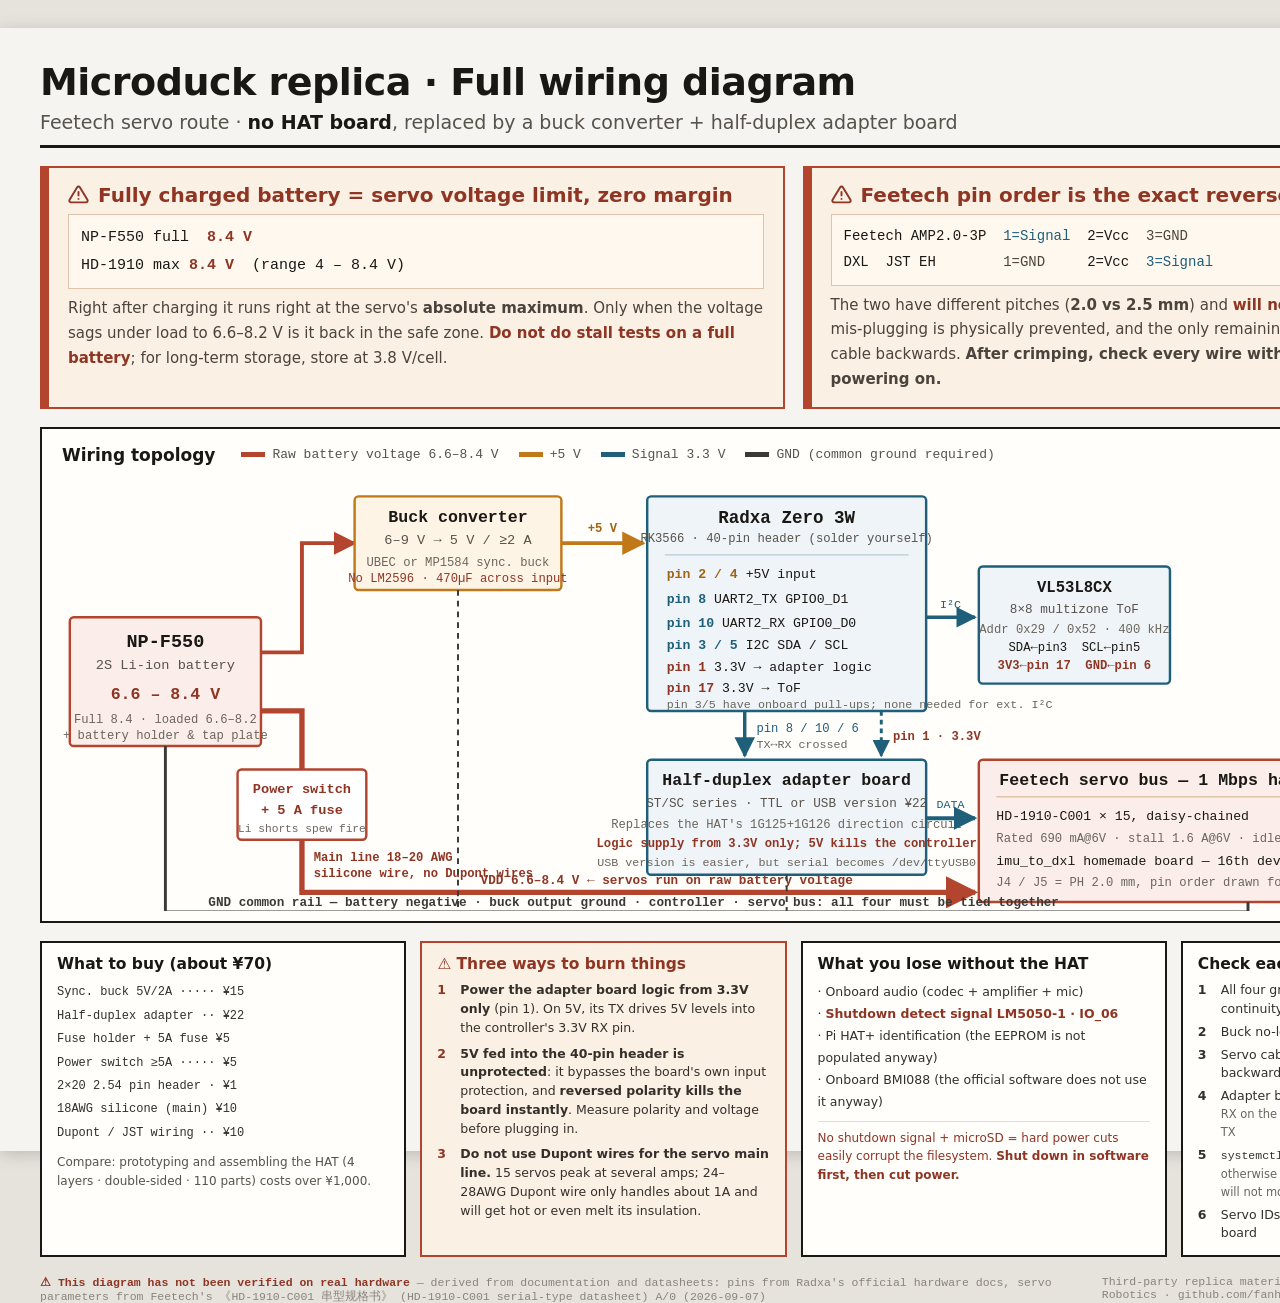
<file: docs/no-HAT-wiring-diagram.en.html>
<!doctype html>
<html lang="en">
<head>
<meta charset="utf-8">
<meta name="viewport" content="width=device-width, initial-scale=1">
<title>Microduck replica · No-HAT wiring diagram</title>
<!--
  This is the source file: the wiring topology is inline SVG, the rest is HTML.
  To swap a module, change a pin or update a price, edit this file directly; open it in a browser and you get the new diagram.
  Companion guide: ../docs/不打HAT.md
  Printing: Ctrl+P in the browser, choose A3 landscape paper, margins 0.
-->
<style>
  body { margin: 0; background: #e6e3dd; }
  .page { margin: 28px auto; box-shadow: 0 3px 16px rgba(0,0,0,.18); }
  a { color: #1f5f7a; } a:hover { color: #164659; }
  @media print {
    body { background: #fff; }
    .page { margin: 0; box-shadow: none; }
    @page { size: A3 landscape; margin: 0; }
  }
</style>
</head>
<body>
<div class="page" style="width: 1587px; height: 1123px; box-sizing: border-box; background: #f6f4f0; color: #1a1815; font-family: system-ui, -apple-system, 'PingFang SC', 'Microsoft YaHei', 'Noto Sans CJK SC', sans-serif; padding: 34px 40px 28px; display: flex; flex-direction: column; gap: 18px;">

  <!-- ═══ Title ═══ -->
  <div style="display: flex; align-items: flex-end; justify-content: space-between; border-bottom: 3px solid #1a1815; padding-bottom: 12px;">
    <div>
      <div style="font-size: 38px; font-weight: 700; letter-spacing: -0.5px; line-height: 1.1;">Microduck replica · Full wiring diagram</div>
      <div style="font-size: 19px; color: #57524a; margin-top: 7px;">Feetech servo route · <strong style="color:#1a1815;">no HAT board</strong>, replaced by a buck converter + half-duplex adapter board</div>
    </div>
    <div style="text-align: right; font-family: ui-monospace, 'Cascadia Mono', Consolas, 'SF Mono', Menlo, monospace; font-size: 13px; color: #6b655c; line-height: 1.7;">
      Controller Radxa Zero 3W (RK3566)<br>
      Servos Feetech HD-1910-C001 × 15<br>
      Battery NP-F550 2S
    </div>
  </div>

  <!-- ═══ Two warnings ═══ -->
  <div style="display: grid; grid-template-columns: repeat(2, minmax(0, 1fr)); gap: 18px;">

    <div style="background: #fbf0e4; border: 2px solid #b3452f; border-left-width: 9px; padding: 15px 19px; display: flex; flex-direction: column; gap: 7px;">
      <div style="font-size: 20px; font-weight: 700; color: #8f3524; display: flex; align-items: center; gap: 9px;">
        <svg width="21" height="21" viewBox="0 0 24 24" fill="none" stroke="#8f3524" stroke-width="2.2" stroke-linecap="round" stroke-linejoin="round"><path d="M10.3 3.9 1.8 18a2 2 0 0 0 1.7 3h17a2 2 0 0 0 1.7-3L13.7 3.9a2 2 0 0 0-3.4 0Z"/><path d="M12 9v4"/><path d="M12 17h.01"/></svg>
        Fully charged battery = servo voltage limit, zero margin
      </div>
      <div style="font-family: ui-monospace, 'Cascadia Mono', Consolas, 'SF Mono', Menlo, monospace; font-size: 15px; line-height: 1.85; background: #fff8ef; border: 1px solid #e0c3ab; padding: 9px 12px;">
        NP-F550 full &nbsp;<strong style="color:#8f3524;">8.4 V</strong><br>
        HD-1910 max <strong style="color:#8f3524;">8.4 V</strong> &nbsp;(range 4 – 8.4 V)
      </div>
      <div style="font-size: 15px; line-height: 1.65; color: #4a443c;">
        Right after charging it runs right at the servo's <strong>absolute maximum</strong>. Only when the voltage sags under load to 6.6–8.2 V is it back in the safe zone.
        <strong style="color:#8f3524;">Do not do stall tests on a full battery</strong>; for long-term storage, store at 3.8 V/cell.
      </div>
    </div>

    <div style="background: #fbf0e4; border: 2px solid #b3452f; border-left-width: 9px; padding: 15px 19px; display: flex; flex-direction: column; gap: 7px;">
      <div style="font-size: 20px; font-weight: 700; color: #8f3524; display: flex; align-items: center; gap: 9px;">
        <svg width="21" height="21" viewBox="0 0 24 24" fill="none" stroke="#8f3524" stroke-width="2.2" stroke-linecap="round" stroke-linejoin="round"><path d="M10.3 3.9 1.8 18a2 2 0 0 0 1.7 3h17a2 2 0 0 0 1.7-3L13.7 3.9a2 2 0 0 0-3.4 0Z"/><path d="M12 9v4"/><path d="M12 17h.01"/></svg>
        Feetech pin order is the exact reverse of Dynamixel
      </div>
      <div style="font-family: ui-monospace, 'Cascadia Mono', Consolas, 'SF Mono', Menlo, monospace; font-size: 14px; line-height: 1.85; background: #fff8ef; border: 1px solid #e0c3ab; padding: 9px 12px;">
        Feetech AMP2.0-3P&nbsp;&nbsp;<span style="color:#1f5f7a;">1=Signal</span> &nbsp;2=Vcc &nbsp;<span style="color:#4a443c;">3=GND</span><br>
        DXL &nbsp;JST EH&nbsp;&nbsp;&nbsp;&nbsp;&nbsp;&nbsp;&nbsp;&nbsp;<span style="color:#4a443c;">1=GND</span> &nbsp;&nbsp;&nbsp;&nbsp;2=Vcc &nbsp;<span style="color:#1f5f7a;">3=Signal</span>
      </div>
      <div style="font-size: 15px; line-height: 1.65; color: #4a443c;">
        The two have different pitches (<strong>2.0 vs 2.5 mm</strong>) and <strong style="color:#8f3524;">will not fit into each other</strong> — so mis-plugging is physically prevented, and the only remaining risk is crimping your own cable backwards.
        <strong>After crimping, check every wire with a multimeter before powering on.</strong>
      </div>
    </div>
  </div>

  <!-- ═══ Main wiring diagram ═══ -->
  <div style="flex-grow: 1; background: #fffefb; border: 2px solid #1a1815; padding: 16px 20px 10px; display: flex; flex-direction: column;">

    <div style="display: flex; align-items: center; gap: 26px; margin-bottom: 6px;">
      <div style="font-size: 17px; font-weight: 700;">Wiring topology</div>
      <div style="display: flex; gap: 20px; font-family: ui-monospace, 'Cascadia Mono', Consolas, 'SF Mono', Menlo, monospace; font-size: 13px; color: #57524a;">
        <span style="display:flex; align-items:center; gap:7px;"><span style="width:24px; height:5px; background:#b3452f; display:inline-block;"></span>Raw battery voltage 6.6–8.4 V</span>
        <span style="display:flex; align-items:center; gap:7px;"><span style="width:24px; height:5px; background:#c07818; display:inline-block;"></span>+5 V</span>
        <span style="display:flex; align-items:center; gap:7px;"><span style="width:24px; height:5px; background:#1f5f7a; display:inline-block;"></span>Signal 3.3 V</span>
        <span style="display:flex; align-items:center; gap:7px;"><span style="width:24px; height:5px; background:#3d3a35; display:inline-block;"></span>GND (common ground required)</span>
      </div>
    </div>

    <svg viewBox="0 0 1500 452" style="width: 100%; height: auto;" font-family="ui-monospace, 'Cascadia Mono', Consolas, 'SF Mono', Menlo, monospace">
      <defs>
        <marker id="ar" viewBox="0 0 10 10" refX="9" refY="5" markerWidth="6" markerHeight="6" orient="auto-start-reverse">
          <path d="M 0 0 L 10 5 L 0 10 z" fill="context-stroke"/>
        </marker>
      </defs>

      <!-- ── Battery ── -->
      <rect x="8" y="150" width="196" height="132" rx="4" fill="#fbeeea" stroke="#b3452f" stroke-width="2.5"/>
      <text x="106" y="180" text-anchor="middle" font-size="19" font-weight="600" fill="#1a1815">NP-F550</text>
      <text x="106" y="203" text-anchor="middle" font-size="14" fill="#57524a">2S Li-ion battery</text>
      <text x="106" y="234" text-anchor="middle" font-size="17" font-weight="600" fill="#8f3524">6.6 – 8.4 V</text>
      <text x="106" y="258" text-anchor="middle" font-size="12.5" fill="#6b655c">Full 8.4 · loaded 6.6–8.2</text>
      <text x="106" y="275" text-anchor="middle" font-size="12.5" fill="#6b655c">+ battery holder &amp; tap plate</text>

      <!-- Battery → buck converter (5V branch) -->
      <path d="M 204 186 H 246 V 74 H 300" stroke="#b3452f" stroke-width="4" fill="none" marker-end="url(#ar)"/>
      <!-- Battery → switch → fuse → servo bus (direct battery voltage) -->
      <path d="M 204 246 H 246 V 432 H 936" stroke="#b3452f" stroke-width="5.5" fill="none" marker-end="url(#ar)"/>
      <rect x="180" y="306" width="132" height="72" rx="4" fill="#fff" stroke="#b3452f" stroke-width="2.5"/>
      <text x="246" y="330" text-anchor="middle" font-size="14" font-weight="600" fill="#8f3524">Power switch</text>
      <text x="246" y="352" text-anchor="middle" font-size="14" font-weight="600" fill="#8f3524">+ 5 A fuse</text>
      <text x="246" y="370" text-anchor="middle" font-size="11.5" fill="#6b655c">Li shorts spew fire</text>
      <text x="258" y="400" font-size="12.5" font-weight="600" fill="#8f3524">Main line 18–20 AWG</text>
      <text x="258" y="416" font-size="12.5" font-weight="600" fill="#8f3524">silicone wire, no Dupont wires</text>

      <!-- ── Buck converter module ── -->
      <rect x="300" y="26" width="212" height="96" rx="4" fill="#fdf4e6" stroke="#c07818" stroke-width="2.5"/>
      <text x="406" y="52" text-anchor="middle" font-size="17" font-weight="600" fill="#1a1815">Buck converter</text>
      <text x="406" y="75" text-anchor="middle" font-size="14" fill="#57524a">6–9 V → 5 V / ≥2 A</text>
      <text x="406" y="97" text-anchor="middle" font-size="12.5" fill="#6b655c">UBEC or MP1584 sync. buck</text>
      <text x="406" y="114" text-anchor="middle" font-size="12.5" fill="#8f3524">No LM2596 · 470µF across input</text>

      <!-- Buck converter → Radxa 5V -->
      <path d="M 512 74 H 596" stroke="#c07818" stroke-width="4" fill="none" marker-end="url(#ar)"/>
      <text x="554" y="63" text-anchor="middle" font-size="12.5" font-weight="600" fill="#a06412">+5 V</text>

      <!-- ── Radxa ── -->
      <rect x="600" y="26" width="286" height="220" rx="4" fill="#eef4f7" stroke="#1f5f7a" stroke-width="2.5"/>
      <text x="743" y="53" text-anchor="middle" font-size="18" font-weight="600" fill="#1a1815">Radxa Zero 3W</text>
      <text x="743" y="73" text-anchor="middle" font-size="12.5" fill="#57524a">RK3566 · 40-pin header (solder yourself)</text>
      <line x1="618" y1="86" x2="868" y2="86" stroke="#b9cdd7" stroke-width="1.5"/>

      <text x="620" y="110" font-size="13.5" fill="#1a1815"><tspan font-weight="600" fill="#a06412">pin 2 / 4</tspan>  +5V input</text>
      <text x="620" y="135" font-size="13.5" fill="#1a1815"><tspan font-weight="600" fill="#1f5f7a">pin 8</tspan>  UART2_TX  GPIO0_D1</text>
      <text x="620" y="160" font-size="13.5" fill="#1a1815"><tspan font-weight="600" fill="#1f5f7a">pin 10</tspan> UART2_RX  GPIO0_D0</text>
      <text x="620" y="183" font-size="13.5" fill="#1a1815"><tspan font-weight="600" fill="#1f5f7a">pin 3 / 5</tspan> I2C SDA / SCL</text>
      <text x="620" y="205" font-size="13.5" fill="#1a1815"><tspan font-weight="600" fill="#8f3524">pin 1</tspan>  3.3V → adapter logic</text>
      <text x="620" y="227" font-size="13.5" fill="#1a1815"><tspan font-weight="600" fill="#8f3524">pin 17</tspan> 3.3V → ToF</text>
      <text x="620" y="243" font-size="12" fill="#6b655c">pin 3/5 have onboard pull-ups; none needed for ext. I²C</text>

      <!-- Radxa → ToF -->
      <path d="M 886 150 H 936" stroke="#1f5f7a" stroke-width="3.5" fill="none" marker-end="url(#ar)"/>
      <text x="911" y="140" text-anchor="middle" font-size="12" fill="#1f5f7a">I²C</text>

      <!-- ── ToF ── -->
      <rect x="940" y="98" width="196" height="120" rx="4" fill="#eef4f7" stroke="#1f5f7a" stroke-width="2.5"/>
      <text x="1038" y="124" text-anchor="middle" font-size="16" font-weight="600" fill="#1a1815">VL53L8CX</text>
      <text x="1038" y="146" text-anchor="middle" font-size="13" fill="#57524a">8×8 multizone ToF</text>
      <text x="1038" y="166" text-anchor="middle" font-size="12.5" fill="#6b655c">Addr 0x29 / 0x52 · 400 kHz</text>
      <text x="1038" y="185" text-anchor="middle" font-size="12.5" fill="#1a1815">SDA←pin3 &nbsp;SCL←pin5</text>
      <text x="1038" y="203" text-anchor="middle" font-size="12.5" font-weight="600" fill="#8f3524">3V3←pin 17 &nbsp;GND←pin 6</text>

      <!-- Radxa → adapter board: signal + 3.3V logic supply -->
      <path d="M 700 246 V 292" stroke="#1f5f7a" stroke-width="3.5" fill="none" marker-end="url(#ar)"/>
      <text x="712" y="268" font-size="12.5" fill="#1f5f7a">pin 8 / 10 / 6</text>
      <text x="712" y="284" font-size="12" fill="#6b655c">TX↔RX crossed</text>
      <path d="M 840 246 V 292" stroke="#1f5f7a" stroke-width="3" stroke-dasharray="5 4" fill="none" marker-end="url(#ar)"/>
      <text x="852" y="276" font-size="12.5" font-weight="600" fill="#8f3524">pin 1 · 3.3V</text>

      <!-- ── Half-duplex adapter board ── -->
      <rect x="600" y="296" width="286" height="118" rx="4" fill="#eef4f7" stroke="#1f5f7a" stroke-width="2.5"/>
      <text x="743" y="322" text-anchor="middle" font-size="17" font-weight="600" fill="#1a1815">Half-duplex adapter board</text>
      <text x="743" y="344" text-anchor="middle" font-size="13" fill="#57524a">ST/SC series · TTL or USB version ¥22</text>
      <text x="743" y="366" text-anchor="middle" font-size="12.5" fill="#6b655c">Replaces the HAT's 1G125+1G126 direction circuit</text>
      <text x="743" y="386" text-anchor="middle" font-size="12.5" font-weight="600" fill="#8f3524">Logic supply from 3.3V only; 5V kills the controller</text>
      <text x="743" y="405" text-anchor="middle" font-size="12" fill="#6b655c">USB version is easier, but serial becomes /dev/ttyUSB0</text>

      <!-- Adapter board → bus DATA -->
      <path d="M 886 356 H 936" stroke="#1f5f7a" stroke-width="4" fill="none" marker-end="url(#ar)"/>
      <text x="911" y="346" text-anchor="middle" font-size="12" fill="#1f5f7a">DATA</text>

      <text x="620" y="423" text-anchor="middle" font-size="13" font-weight="600" fill="#8f3524">VDD 6.6–8.4 V ← servos run on raw battery voltage</text>

      <!-- ── Servo bus ── -->
      <rect x="940" y="296" width="552" height="146" rx="4" fill="#fbeeea" stroke="#b3452f" stroke-width="2.5"/>
      <text x="1216" y="322" text-anchor="middle" font-size="17" font-weight="600" fill="#1a1815">Feetech servo bus — 1 Mbps half-duplex single wire</text>
      <line x1="958" y1="334" x2="1474" y2="334" stroke="#e0c3ab" stroke-width="1.5"/>
      <text x="958" y="358" font-size="13.5" fill="#1a1815">HD-1910-C001 × 15, daisy-chained</text>
      <text x="958" y="380" font-size="12.5" fill="#6b655c">Rated 690 mA@6V · stall 1.6 A@6V · idle 20 mA</text>
      <text x="958" y="404" font-size="13.5" fill="#1a1815">imu_to_dxl homemade board — 16th device on the bus</text>
      <text x="958" y="426" font-size="12.5" fill="#6b655c">J4 / J5 = PH 2.0 mm, pin order drawn for Feetech (1=DATA 2=VDD 3=GND)</text>

      <!-- GND common-ground rail -->
      <path d="M 106 282 V 452" stroke="#3d3a35" stroke-width="3" fill="none"/>
      <path d="M 106 452 H 1216" stroke="#3d3a35" stroke-width="3" fill="none"/>
      <path d="M 406 122 V 452" stroke="#3d3a35" stroke-width="2" stroke-dasharray="6 5" fill="none"/>
      <path d="M 743 414 V 452" stroke="#3d3a35" stroke-width="2" stroke-dasharray="6 5" fill="none"/>
      <path d="M 1216 442 V 452" stroke="#3d3a35" stroke-width="3" fill="none"/>
      <text x="150" y="446" font-size="13" font-weight="600" fill="#3d3a35">GND common rail — battery negative · buck output ground · controller · servo bus: all four must be tied together</text>
    </svg>
  </div>

  <!-- ═══ Bottom four columns ═══ -->
  <div style="display: grid; grid-template-columns: repeat(4, minmax(0, 1fr)); gap: 14px;">

    <div style="background: #fffefb; border: 2px solid #1a1815; padding: 12px 15px;">
      <div style="font-size: 15.5px; font-weight: 700; margin-bottom: 8px;">What to buy (about ¥70)</div>
      <div style="font-family: ui-monospace, 'Cascadia Mono', Consolas, 'SF Mono', Menlo, monospace; font-size: 12px; line-height: 1.95; color: #33302b;">
        Sync. buck 5V/2A ····· ¥15<br>
        Half-duplex adapter ·· ¥22<br>
        Fuse holder + 5A fuse  ¥5<br>
        Power switch ≥5A ····· ¥5<br>
        2×20 2.54 pin header · ¥1<br>
        18AWG silicone (main)  ¥10<br>
        Dupont / JST wiring ·· ¥10
      </div>
      <div style="font-size: 12px; color: #57524a; margin-top: 8px; line-height: 1.55;">
        Compare: prototyping and assembling the HAT (4 layers · double-sided · 110 parts) costs over ¥1,000.
      </div>
    </div>

    <div style="background: #fbf0e4; border: 2px solid #b3452f; padding: 12px 15px;">
      <div style="font-size: 15.5px; font-weight: 700; margin-bottom: 8px; color: #8f3524;">⚠ Three ways to burn things</div>
      <div style="display: grid; grid-template-columns: 15px minmax(0, 1fr); gap: 7px 8px; font-size: 12.5px; line-height: 1.5; color: #33302b;">
        <strong style="color:#8f3524;">1</strong><span><strong>Power the adapter board logic from 3.3V only</strong> (pin 1). On 5V, its TX drives 5V levels into the controller's 3.3V RX pin.</span>
        <strong style="color:#8f3524;">2</strong><span><strong>5V fed into the 40-pin header is unprotected</strong>: it bypasses the board's own input protection, and <strong>reversed polarity kills the board instantly</strong>. Measure polarity and voltage before plugging in.</span>
        <strong style="color:#8f3524;">3</strong><span><strong>Do not use Dupont wires for the servo main line.</strong> 15 servos peak at several amps; 24–28AWG Dupont wire only handles about 1A and will get hot or even melt its insulation.</span>
      </div>
    </div>

    <div style="background: #fffefb; border: 2px solid #1a1815; padding: 12px 15px;">
      <div style="font-size: 15.5px; font-weight: 700; margin-bottom: 8px;">What you lose without the HAT</div>
      <div style="font-size: 12.5px; line-height: 1.75; color: #33302b;">
        · Onboard audio (codec + amplifier + mic)<br>
        · <strong style="color:#8f3524;">Shutdown detect signal LM5050-1 · IO_06</strong><br>
        · Pi HAT+ identification (the EEPROM is not populated anyway)<br>
        · Onboard BMI088 (the official software does not use it anyway)
      </div>
      <div style="font-size: 12px; color: #8f3524; margin-top: 8px; line-height: 1.55; border-top: 1px solid #e2ddd4; padding-top: 7px;">
        No shutdown signal + microSD = hard power cuts easily corrupt the filesystem. <strong>Shut down in software first, then cut power.</strong>
      </div>
    </div>

    <div style="background: #fffefb; border: 2px solid #1a1815; padding: 12px 15px;">
      <div style="font-size: 15.5px; font-weight: 700; margin-bottom: 8px;">Check each item before power-on</div>
      <div style="display: grid; grid-template-columns: 15px minmax(0, 1fr); gap: 5px 8px; font-size: 12.5px; line-height: 1.45; color: #33302b;">
        <strong>1</strong><span>All four grounds connected (multimeter continuity mode)</span>
        <strong>2</strong><span>Buck no-load output 5.0 V ±0.2, <strong>polarity</strong></span>
        <strong>3</strong><span>Servo cable Signal / Vcc / GND not crimped backwards</span>
        <strong>4</strong><span>Adapter board TX / RX crossed<br><span style="color:#6b655c; font-size:11.5px;">RX on the module silkscreen goes to the controller's TX</span></span>
        <strong>5</strong><span><span style="font-family: ui-monospace, 'Cascadia Mono', Consolas, 'SF Mono', Menlo, monospace; font-size: 11.5px;">systemctl mask serial-getty@ttyS2</span><br><span style="color:#6b655c; font-size:11.5px;">otherwise agetty holds the serial port and the servos will not move</span></span>
        <strong>6</strong><span>Servo IDs already set one by one with the debug board</span>
      </div>
    </div>
  </div>

  <div style="display: flex; justify-content: space-between; font-size: 11.5px; color: #8a847a; font-family: ui-monospace, 'Cascadia Mono', Consolas, 'SF Mono', Menlo, monospace;">
    <span><strong style="color:#8f3524;">⚠ This diagram has not been verified on real hardware</strong> — derived from documentation and datasheets: pins from Radxa's official hardware docs, servo parameters from Feetech's 《HD-1910-C001 串型规格书》 (HD-1910-C001 serial-type datasheet) A/0 (2026-09-07)</span>
    <span>Third-party replica material, not affiliated with Pollen Robotics · github.com/fanhao375/microduck-replica</span>
  </div>

</div>
</body>
</html>
</file>
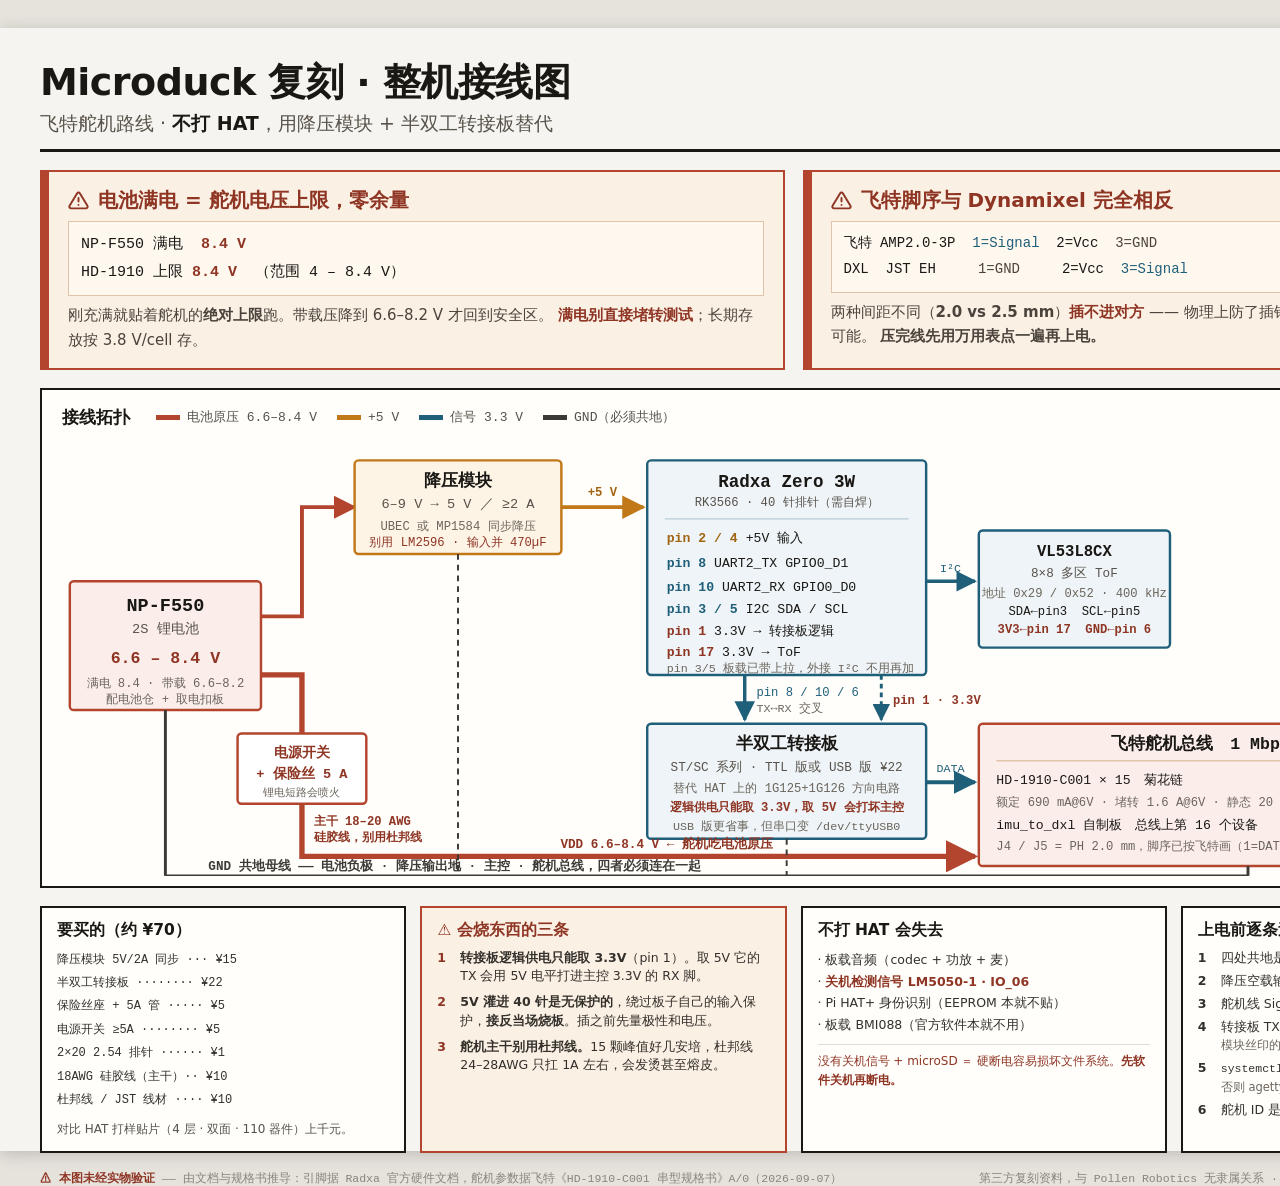
<file: docs/不打HAT-接线图.html>
<!doctype html>
<html lang="zh-CN">
<head>
<meta charset="utf-8">
<meta name="viewport" content="width=device-width, initial-scale=1">
<title>Microduck 复刻 · 不打 HAT 接线图</title>
<!--
  This is the source file: the wiring topology is inline SVG, the rest is HTML.
  To swap a module, change a pin or update a price, edit this file directly; open it in a browser and you get the new diagram.
  Companion guide: ../docs/不打HAT.md
  Printing: Ctrl+P in the browser, choose A3 landscape paper, margins 0.
-->
<style>
  body { margin: 0; background: #e6e3dd; }
  .page { margin: 28px auto; box-shadow: 0 3px 16px rgba(0,0,0,.18); }
  a { color: #1f5f7a; } a:hover { color: #164659; }
  @media print {
    body { background: #fff; }
    .page { margin: 0; box-shadow: none; }
    @page { size: A3 landscape; margin: 0; }
  }
</style>
</head>
<body>
<div class="page" style="width: 1587px; height: 1123px; box-sizing: border-box; background: #f6f4f0; color: #1a1815; font-family: system-ui, -apple-system, 'PingFang SC', 'Microsoft YaHei', 'Noto Sans CJK SC', sans-serif; padding: 34px 40px 28px; display: flex; flex-direction: column; gap: 18px;">

  <!-- ═══ Title ═══ -->
  <div style="display: flex; align-items: flex-end; justify-content: space-between; border-bottom: 3px solid #1a1815; padding-bottom: 12px;">
    <div>
      <div style="font-size: 38px; font-weight: 700; letter-spacing: -0.5px; line-height: 1.1;">Microduck 复刻 · 整机接线图</div>
      <div style="font-size: 19px; color: #57524a; margin-top: 7px;">飞特舵机路线 · <strong style="color:#1a1815;">不打 HAT</strong>，用降压模块 + 半双工转接板替代</div>
    </div>
    <div style="text-align: right; font-family: ui-monospace, 'Cascadia Mono', Consolas, 'SF Mono', Menlo, monospace; font-size: 13px; color: #6b655c; line-height: 1.7;">
      主控 Radxa Zero 3W (RK3566)<br>
      舵机 飞特 HD-1910-C001 × 15<br>
      电池 NP-F550 2S
    </div>
  </div>

  <!-- ═══ Two warnings ═══ -->
  <div style="display: grid; grid-template-columns: repeat(2, minmax(0, 1fr)); gap: 18px;">

    <div style="background: #fbf0e4; border: 2px solid #b3452f; border-left-width: 9px; padding: 15px 19px; display: flex; flex-direction: column; gap: 7px;">
      <div style="font-size: 20px; font-weight: 700; color: #8f3524; display: flex; align-items: center; gap: 9px;">
        <svg width="21" height="21" viewBox="0 0 24 24" fill="none" stroke="#8f3524" stroke-width="2.2" stroke-linecap="round" stroke-linejoin="round"><path d="M10.3 3.9 1.8 18a2 2 0 0 0 1.7 3h17a2 2 0 0 0 1.7-3L13.7 3.9a2 2 0 0 0-3.4 0Z"/><path d="M12 9v4"/><path d="M12 17h.01"/></svg>
        电池满电 = 舵机电压上限，零余量
      </div>
      <div style="font-family: ui-monospace, 'Cascadia Mono', Consolas, 'SF Mono', Menlo, monospace; font-size: 15px; line-height: 1.85; background: #fff8ef; border: 1px solid #e0c3ab; padding: 9px 12px;">
        NP-F550 满电 &nbsp;<strong style="color:#8f3524;">8.4 V</strong><br>
        HD-1910 上限 <strong style="color:#8f3524;">8.4 V</strong> &nbsp;（范围 4 – 8.4 V）
      </div>
      <div style="font-size: 15px; line-height: 1.65; color: #4a443c;">
        刚充满就贴着舵机的<strong>绝对上限</strong>跑。带载压降到 6.6–8.2 V 才回到安全区。
        <strong style="color:#8f3524;">满电别直接堵转测试</strong>；长期存放按 3.8 V/cell 存。
      </div>
    </div>

    <div style="background: #fbf0e4; border: 2px solid #b3452f; border-left-width: 9px; padding: 15px 19px; display: flex; flex-direction: column; gap: 7px;">
      <div style="font-size: 20px; font-weight: 700; color: #8f3524; display: flex; align-items: center; gap: 9px;">
        <svg width="21" height="21" viewBox="0 0 24 24" fill="none" stroke="#8f3524" stroke-width="2.2" stroke-linecap="round" stroke-linejoin="round"><path d="M10.3 3.9 1.8 18a2 2 0 0 0 1.7 3h17a2 2 0 0 0 1.7-3L13.7 3.9a2 2 0 0 0-3.4 0Z"/><path d="M12 9v4"/><path d="M12 17h.01"/></svg>
        飞特脚序与 Dynamixel 完全相反
      </div>
      <div style="font-family: ui-monospace, 'Cascadia Mono', Consolas, 'SF Mono', Menlo, monospace; font-size: 14px; line-height: 1.85; background: #fff8ef; border: 1px solid #e0c3ab; padding: 9px 12px;">
        飞特 AMP2.0-3P&nbsp;&nbsp;<span style="color:#1f5f7a;">1=Signal</span> &nbsp;2=Vcc &nbsp;<span style="color:#4a443c;">3=GND</span><br>
        DXL &nbsp;JST EH&nbsp;&nbsp;&nbsp;&nbsp;&nbsp;<span style="color:#4a443c;">1=GND</span> &nbsp;&nbsp;&nbsp;&nbsp;2=Vcc &nbsp;<span style="color:#1f5f7a;">3=Signal</span>
      </div>
      <div style="font-size: 15px; line-height: 1.65; color: #4a443c;">
        两种间距不同（<strong>2.0 vs 2.5 mm</strong>）<strong style="color:#8f3524;">插不进对方</strong> —— 物理上防了插错，只剩「自己压线时压反」这一种可能。
        <strong>压完线先用万用表点一遍再上电。</strong>
      </div>
    </div>
  </div>

  <!-- ═══ Main wiring diagram ═══ -->
  <div style="flex-grow: 1; background: #fffefb; border: 2px solid #1a1815; padding: 16px 20px 10px; display: flex; flex-direction: column;">

    <div style="display: flex; align-items: center; gap: 26px; margin-bottom: 6px;">
      <div style="font-size: 17px; font-weight: 700;">接线拓扑</div>
      <div style="display: flex; gap: 20px; font-family: ui-monospace, 'Cascadia Mono', Consolas, 'SF Mono', Menlo, monospace; font-size: 13px; color: #57524a;">
        <span style="display:flex; align-items:center; gap:7px;"><span style="width:24px; height:5px; background:#b3452f; display:inline-block;"></span>电池原压 6.6–8.4 V</span>
        <span style="display:flex; align-items:center; gap:7px;"><span style="width:24px; height:5px; background:#c07818; display:inline-block;"></span>+5 V</span>
        <span style="display:flex; align-items:center; gap:7px;"><span style="width:24px; height:5px; background:#1f5f7a; display:inline-block;"></span>信号 3.3 V</span>
        <span style="display:flex; align-items:center; gap:7px;"><span style="width:24px; height:5px; background:#3d3a35; display:inline-block;"></span>GND（必须共地）</span>
      </div>
    </div>

    <svg viewBox="0 0 1500 452" style="width: 100%; height: auto;" font-family="ui-monospace, 'Cascadia Mono', Consolas, 'SF Mono', Menlo, monospace">
      <defs>
        <marker id="ar" viewBox="0 0 10 10" refX="9" refY="5" markerWidth="6" markerHeight="6" orient="auto-start-reverse">
          <path d="M 0 0 L 10 5 L 0 10 z" fill="context-stroke"/>
        </marker>
      </defs>

      <!-- ── Battery ── -->
      <rect x="8" y="150" width="196" height="132" rx="4" fill="#fbeeea" stroke="#b3452f" stroke-width="2.5"/>
      <text x="106" y="180" text-anchor="middle" font-size="19" font-weight="600" fill="#1a1815">NP-F550</text>
      <text x="106" y="203" text-anchor="middle" font-size="14" fill="#57524a">2S 锂电池</text>
      <text x="106" y="234" text-anchor="middle" font-size="17" font-weight="600" fill="#8f3524">6.6 – 8.4 V</text>
      <text x="106" y="258" text-anchor="middle" font-size="12.5" fill="#6b655c">满电 8.4 · 带载 6.6–8.2</text>
      <text x="106" y="275" text-anchor="middle" font-size="12.5" fill="#6b655c">配电池仓 + 取电扣板</text>

      <!-- Battery → buck converter (5V branch) -->
      <path d="M 204 186 H 246 V 74 H 300" stroke="#b3452f" stroke-width="4" fill="none" marker-end="url(#ar)"/>
      <!-- Battery → switch → fuse → servo bus (direct battery voltage) -->
      <path d="M 204 246 H 246 V 432 H 936" stroke="#b3452f" stroke-width="5.5" fill="none" marker-end="url(#ar)"/>
      <rect x="180" y="306" width="132" height="72" rx="4" fill="#fff" stroke="#b3452f" stroke-width="2.5"/>
      <text x="246" y="330" text-anchor="middle" font-size="14" font-weight="600" fill="#8f3524">电源开关</text>
      <text x="246" y="352" text-anchor="middle" font-size="14" font-weight="600" fill="#8f3524">+ 保险丝 5 A</text>
      <text x="246" y="370" text-anchor="middle" font-size="11.5" fill="#6b655c">锂电短路会喷火</text>
      <text x="258" y="400" font-size="12.5" font-weight="600" fill="#8f3524">主干 18–20 AWG</text>
      <text x="258" y="416" font-size="12.5" font-weight="600" fill="#8f3524">硅胶线，别用杜邦线</text>

      <!-- ── Buck converter module ── -->
      <rect x="300" y="26" width="212" height="96" rx="4" fill="#fdf4e6" stroke="#c07818" stroke-width="2.5"/>
      <text x="406" y="52" text-anchor="middle" font-size="17" font-weight="600" fill="#1a1815">降压模块</text>
      <text x="406" y="75" text-anchor="middle" font-size="14" fill="#57524a">6–9 V → 5 V ／ ≥2 A</text>
      <text x="406" y="97" text-anchor="middle" font-size="12.5" fill="#6b655c">UBEC 或 MP1584 同步降压</text>
      <text x="406" y="114" text-anchor="middle" font-size="12.5" fill="#8f3524">别用 LM2596 · 输入并 470µF</text>

      <!-- Buck converter → Radxa 5V -->
      <path d="M 512 74 H 596" stroke="#c07818" stroke-width="4" fill="none" marker-end="url(#ar)"/>
      <text x="554" y="63" text-anchor="middle" font-size="12.5" font-weight="600" fill="#a06412">+5 V</text>

      <!-- ── Radxa ── -->
      <rect x="600" y="26" width="286" height="220" rx="4" fill="#eef4f7" stroke="#1f5f7a" stroke-width="2.5"/>
      <text x="743" y="53" text-anchor="middle" font-size="18" font-weight="600" fill="#1a1815">Radxa Zero 3W</text>
      <text x="743" y="73" text-anchor="middle" font-size="12.5" fill="#57524a">RK3566 · 40 针排针（需自焊）</text>
      <line x1="618" y1="86" x2="868" y2="86" stroke="#b9cdd7" stroke-width="1.5"/>

      <text x="620" y="110" font-size="13.5" fill="#1a1815"><tspan font-weight="600" fill="#a06412">pin 2 / 4</tspan>  +5V 输入</text>
      <text x="620" y="135" font-size="13.5" fill="#1a1815"><tspan font-weight="600" fill="#1f5f7a">pin 8</tspan>  UART2_TX  GPIO0_D1</text>
      <text x="620" y="160" font-size="13.5" fill="#1a1815"><tspan font-weight="600" fill="#1f5f7a">pin 10</tspan> UART2_RX  GPIO0_D0</text>
      <text x="620" y="183" font-size="13.5" fill="#1a1815"><tspan font-weight="600" fill="#1f5f7a">pin 3 / 5</tspan> I2C SDA / SCL</text>
      <text x="620" y="205" font-size="13.5" fill="#1a1815"><tspan font-weight="600" fill="#8f3524">pin 1</tspan>  3.3V → 转接板逻辑</text>
      <text x="620" y="227" font-size="13.5" fill="#1a1815"><tspan font-weight="600" fill="#8f3524">pin 17</tspan> 3.3V → ToF</text>
      <text x="620" y="243" font-size="12" fill="#6b655c">pin 3/5 板载已带上拉，外接 I²C 不用再加</text>

      <!-- Radxa → ToF -->
      <path d="M 886 150 H 936" stroke="#1f5f7a" stroke-width="3.5" fill="none" marker-end="url(#ar)"/>
      <text x="911" y="140" text-anchor="middle" font-size="12" fill="#1f5f7a">I²C</text>

      <!-- ── ToF ── -->
      <rect x="940" y="98" width="196" height="120" rx="4" fill="#eef4f7" stroke="#1f5f7a" stroke-width="2.5"/>
      <text x="1038" y="124" text-anchor="middle" font-size="16" font-weight="600" fill="#1a1815">VL53L8CX</text>
      <text x="1038" y="146" text-anchor="middle" font-size="13" fill="#57524a">8×8 多区 ToF</text>
      <text x="1038" y="166" text-anchor="middle" font-size="12.5" fill="#6b655c">地址 0x29 / 0x52 · 400 kHz</text>
      <text x="1038" y="185" text-anchor="middle" font-size="12.5" fill="#1a1815">SDA←pin3 &nbsp;SCL←pin5</text>
      <text x="1038" y="203" text-anchor="middle" font-size="12.5" font-weight="600" fill="#8f3524">3V3←pin 17 &nbsp;GND←pin 6</text>

      <!-- Radxa → adapter board: signal + 3.3V logic supply -->
      <path d="M 700 246 V 292" stroke="#1f5f7a" stroke-width="3.5" fill="none" marker-end="url(#ar)"/>
      <text x="712" y="268" font-size="12.5" fill="#1f5f7a">pin 8 / 10 / 6</text>
      <text x="712" y="284" font-size="12" fill="#6b655c">TX↔RX 交叉</text>
      <path d="M 840 246 V 292" stroke="#1f5f7a" stroke-width="3" stroke-dasharray="5 4" fill="none" marker-end="url(#ar)"/>
      <text x="852" y="276" font-size="12.5" font-weight="600" fill="#8f3524">pin 1 · 3.3V</text>

      <!-- ── Half-duplex adapter board ── -->
      <rect x="600" y="296" width="286" height="118" rx="4" fill="#eef4f7" stroke="#1f5f7a" stroke-width="2.5"/>
      <text x="743" y="322" text-anchor="middle" font-size="17" font-weight="600" fill="#1a1815">半双工转接板</text>
      <text x="743" y="344" text-anchor="middle" font-size="13" fill="#57524a">ST/SC 系列 · TTL 版或 USB 版 ¥22</text>
      <text x="743" y="366" text-anchor="middle" font-size="12.5" fill="#6b655c">替代 HAT 上的 1G125+1G126 方向电路</text>
      <text x="743" y="386" text-anchor="middle" font-size="12.5" font-weight="600" fill="#8f3524">逻辑供电只能取 3.3V，取 5V 会打坏主控</text>
      <text x="743" y="405" text-anchor="middle" font-size="12" fill="#6b655c">USB 版更省事，但串口变 /dev/ttyUSB0</text>

      <!-- Adapter board → bus DATA -->
      <path d="M 886 356 H 936" stroke="#1f5f7a" stroke-width="4" fill="none" marker-end="url(#ar)"/>
      <text x="911" y="346" text-anchor="middle" font-size="12" fill="#1f5f7a">DATA</text>

      <text x="620" y="423" text-anchor="middle" font-size="13" font-weight="600" fill="#8f3524">VDD 6.6–8.4 V ← 舵机吃电池原压</text>

      <!-- ── Servo bus ── -->
      <rect x="940" y="296" width="552" height="146" rx="4" fill="#fbeeea" stroke="#b3452f" stroke-width="2.5"/>
      <text x="1216" y="322" text-anchor="middle" font-size="17" font-weight="600" fill="#1a1815">飞特舵机总线　1 Mbps 半双工单线</text>
      <line x1="958" y1="334" x2="1474" y2="334" stroke="#e0c3ab" stroke-width="1.5"/>
      <text x="958" y="358" font-size="13.5" fill="#1a1815">HD-1910-C001 × 15　菊花链</text>
      <text x="958" y="380" font-size="12.5" fill="#6b655c">额定 690 mA@6V · 堵转 1.6 A@6V · 静态 20 mA</text>
      <text x="958" y="404" font-size="13.5" fill="#1a1815">imu_to_dxl 自制板　总线上第 16 个设备</text>
      <text x="958" y="426" font-size="12.5" fill="#6b655c">J4 / J5 = PH 2.0 mm，脚序已按飞特画（1=DATA 2=VDD 3=GND）</text>

      <!-- GND common-ground rail -->
      <path d="M 106 282 V 452" stroke="#3d3a35" stroke-width="3" fill="none"/>
      <path d="M 106 452 H 1216" stroke="#3d3a35" stroke-width="3" fill="none"/>
      <path d="M 406 122 V 452" stroke="#3d3a35" stroke-width="2" stroke-dasharray="6 5" fill="none"/>
      <path d="M 743 414 V 452" stroke="#3d3a35" stroke-width="2" stroke-dasharray="6 5" fill="none"/>
      <path d="M 1216 442 V 452" stroke="#3d3a35" stroke-width="3" fill="none"/>
      <text x="150" y="446" font-size="13" font-weight="600" fill="#3d3a35">GND 共地母线 —— 电池负极 · 降压输出地 · 主控 · 舵机总线，四者必须连在一起</text>
    </svg>
  </div>

  <!-- ═══ Bottom four columns ═══ -->
  <div style="display: grid; grid-template-columns: repeat(4, minmax(0, 1fr)); gap: 14px;">

    <div style="background: #fffefb; border: 2px solid #1a1815; padding: 12px 15px;">
      <div style="font-size: 15.5px; font-weight: 700; margin-bottom: 8px;">要买的（约 ¥70）</div>
      <div style="font-family: ui-monospace, 'Cascadia Mono', Consolas, 'SF Mono', Menlo, monospace; font-size: 12px; line-height: 1.95; color: #33302b;">
        降压模块 5V/2A 同步 ··· ¥15<br>
        半双工转接板 ········ ¥22<br>
        保险丝座 + 5A 管 ····· ¥5<br>
        电源开关 ≥5A ········ ¥5<br>
        2×20 2.54 排针 ······ ¥1<br>
        18AWG 硅胶线（主干）·· ¥10<br>
        杜邦线 / JST 线材 ···· ¥10
      </div>
      <div style="font-size: 12px; color: #57524a; margin-top: 8px; line-height: 1.55;">
        对比 HAT 打样贴片（4 层 · 双面 · 110 器件）上千元。
      </div>
    </div>

    <div style="background: #fbf0e4; border: 2px solid #b3452f; padding: 12px 15px;">
      <div style="font-size: 15.5px; font-weight: 700; margin-bottom: 8px; color: #8f3524;">⚠ 会烧东西的三条</div>
      <div style="display: grid; grid-template-columns: 15px minmax(0, 1fr); gap: 7px 8px; font-size: 12.5px; line-height: 1.5; color: #33302b;">
        <strong style="color:#8f3524;">1</strong><span><strong>转接板逻辑供电只能取 3.3V</strong>（pin 1）。取 5V 它的 TX 会用 5V 电平打进主控 3.3V 的 RX 脚。</span>
        <strong style="color:#8f3524;">2</strong><span><strong>5V 灌进 40 针是无保护的</strong>，绕过板子自己的输入保护，<strong>接反当场烧板</strong>。插之前先量极性和电压。</span>
        <strong style="color:#8f3524;">3</strong><span><strong>舵机主干别用杜邦线。</strong>15 颗峰值好几安培，杜邦线 24–28AWG 只扛 1A 左右，会发烫甚至熔皮。</span>
      </div>
    </div>

    <div style="background: #fffefb; border: 2px solid #1a1815; padding: 12px 15px;">
      <div style="font-size: 15.5px; font-weight: 700; margin-bottom: 8px;">不打 HAT 会失去</div>
      <div style="font-size: 12.5px; line-height: 1.75; color: #33302b;">
        · 板载音频（codec + 功放 + 麦）<br>
        · <strong style="color:#8f3524;">关机检测信号 LM5050-1 · IO_06</strong><br>
        · Pi HAT+ 身份识别（EEPROM 本就不贴）<br>
        · 板载 BMI088（官方软件本就不用）
      </div>
      <div style="font-size: 12px; color: #8f3524; margin-top: 8px; line-height: 1.55; border-top: 1px solid #e2ddd4; padding-top: 7px;">
        没有关机信号 + microSD ＝ 硬断电容易损坏文件系统。<strong>先软件关机再断电。</strong>
      </div>
    </div>

    <div style="background: #fffefb; border: 2px solid #1a1815; padding: 12px 15px;">
      <div style="font-size: 15.5px; font-weight: 700; margin-bottom: 8px;">上电前逐条过</div>
      <div style="display: grid; grid-template-columns: 15px minmax(0, 1fr); gap: 5px 8px; font-size: 12.5px; line-height: 1.45; color: #33302b;">
        <strong>1</strong><span>四处共地是否连通（万用表通断档）</span>
        <strong>2</strong><span>降压空载输出 5.0 V ±0.2，<strong>极性</strong></span>
        <strong>3</strong><span>舵机线 Signal / Vcc / GND 是否压反</span>
        <strong>4</strong><span>转接板 TX / RX 是否交叉<br><span style="color:#6b655c; font-size:11.5px;">模块丝印的 RX 接主控的 TX</span></span>
        <strong>5</strong><span><span style="font-family: ui-monospace, 'Cascadia Mono', Consolas, 'SF Mono', Menlo, monospace; font-size: 11.5px;">systemctl mask serial-getty@ttyS2</span><br><span style="color:#6b655c; font-size:11.5px;">否则 agetty 占着串口，舵机不动</span></span>
        <strong>6</strong><span>舵机 ID 是否已用调试板逐个设好</span>
      </div>
    </div>
  </div>

  <div style="display: flex; justify-content: space-between; font-size: 11.5px; color: #8a847a; font-family: ui-monospace, 'Cascadia Mono', Consolas, 'SF Mono', Menlo, monospace;">
    <span><strong style="color:#8f3524;">⚠ 本图未经实物验证</strong> —— 由文档与规格书推导：引脚据 Radxa 官方硬件文档，舵机参数据飞特《HD-1910-C001 串型规格书》A/0（2026-09-07）</span>
    <span>第三方复刻资料，与 Pollen Robotics 无隶属关系 · github.com/fanhao375/microduck-replica</span>
  </div>

</div>
</body>
</html>
</file>
